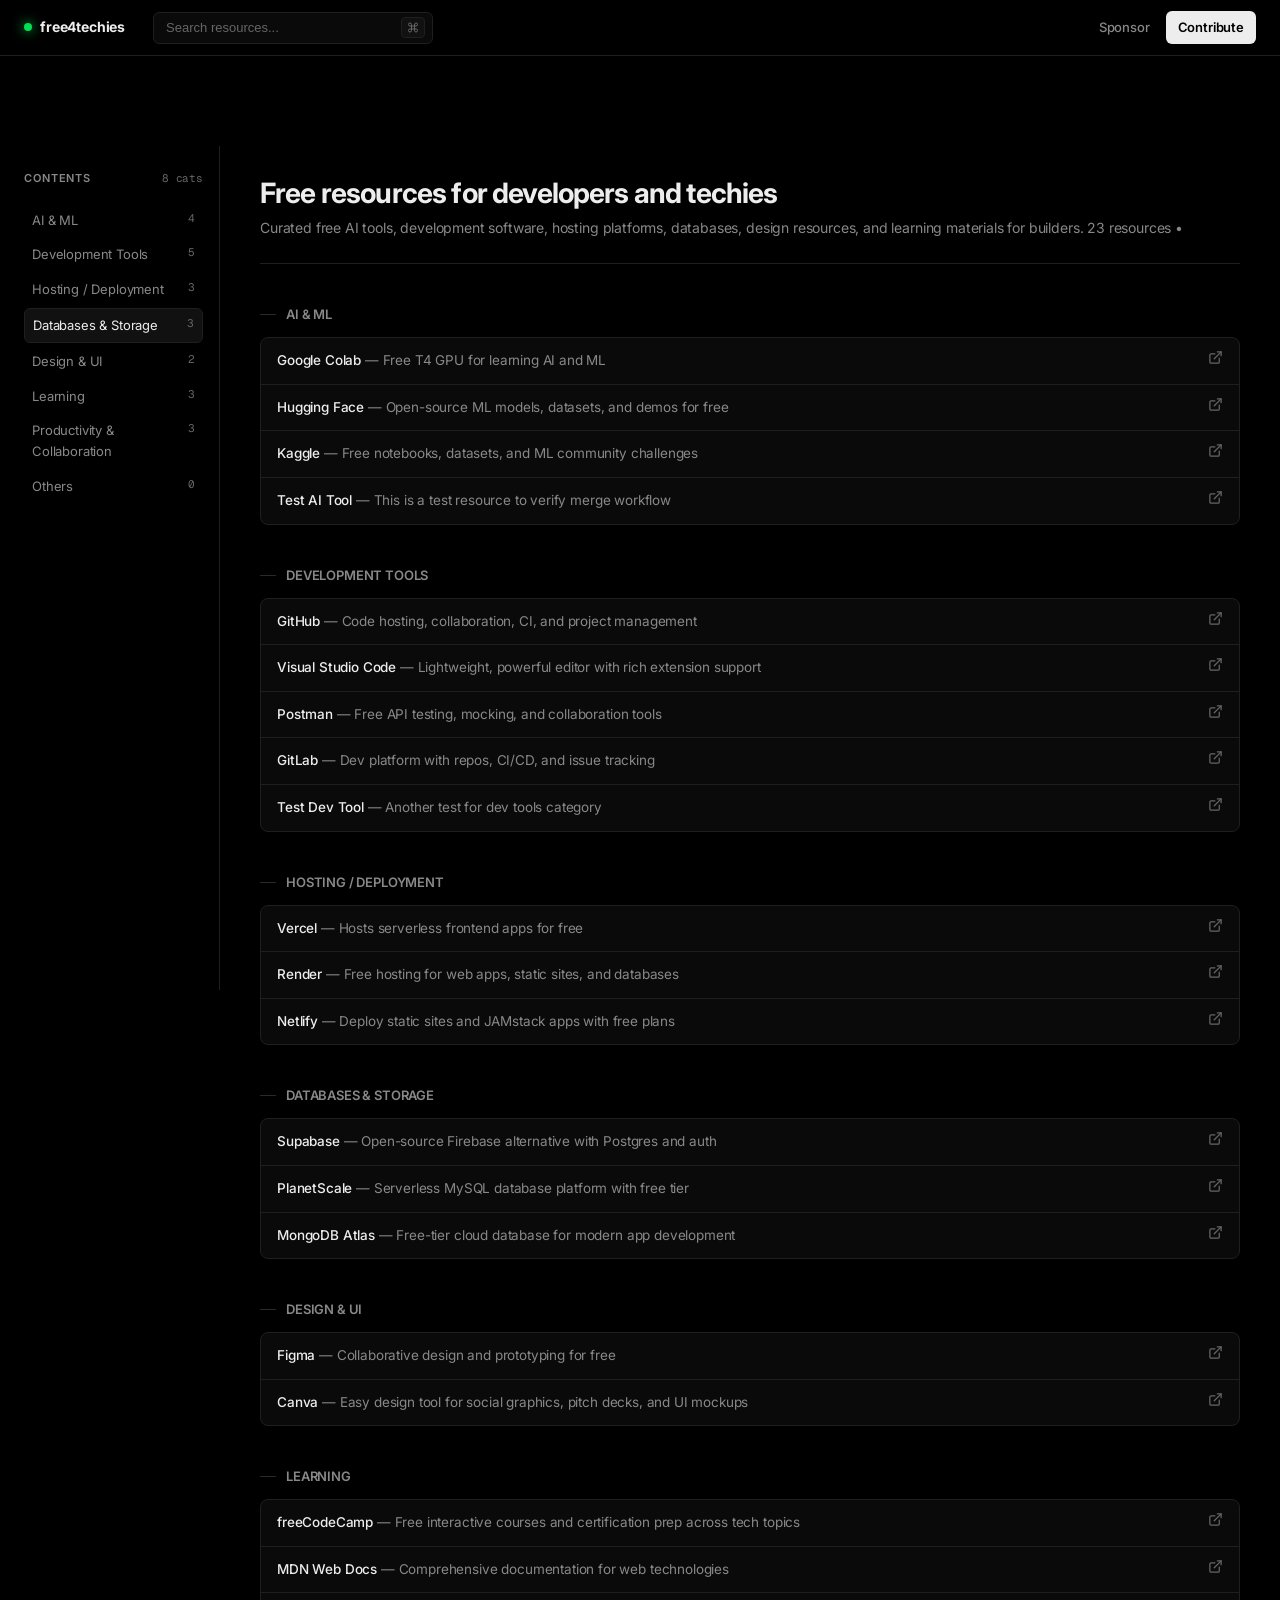
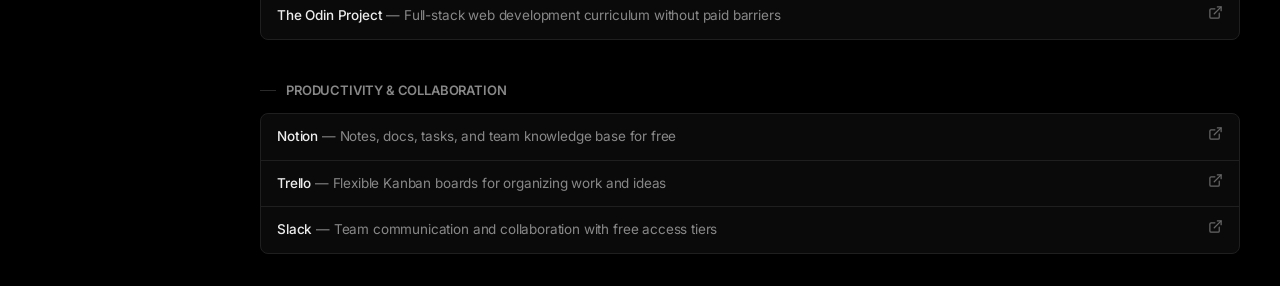
<file: index.html>
<!DOCTYPE html>
<html lang="en">

<head>
  <meta charset="UTF-8">
  <meta name="viewport" content="width=device-width, initial-scale=1.0">
  <title>free4techies | Free developer tools, AI tools, hosting, and learning resources by Prince Sibanda</title>
  <meta name="description" content="Discover free developer tools, AI resources, hosting platforms, databases, design tools, and learning resources curated by Prince Sibanda at free4techies." />
  <meta name="keywords" content="free developer tools, free coding tools, free AI tools, free hosting, free database, free design tools, free learning resources, developer resources, tech resources" />
  <meta name="robots" content="index, follow" />
  <meta name="author" content="Prince Sibanda" />
  <meta name="theme-color" content="#0f172a" />
  <link rel="canonical" href="https://free4techies.vercel.app/" />
  <link rel="preconnect" href="https://fonts.googleapis.com">
  <link href="https://fonts.googleapis.com/css2?family=Inter:wght@400;500;600;700&family=Geist+Mono:wght@400;500&display=swap" rel="stylesheet">
  <script async src="https://pagead2.googlesyndication.com/pagead/js/adsbygoogle.js?client=ca-pub-6983412069407666"
     crossorigin="anonymous"></script>
  <link rel="stylesheet" href="css/main.css">

  <meta property="og:type" content="website" />
  <meta property="og:site_name" content="free4techies" />
  <meta property="og:title" content="free4techies | Free developer tools, AI tools, hosting, and learning resources" />
  <meta property="og:description" content="Discover free developer tools, AI resources, hosting platforms, databases, design tools, and learning resources curated by Prince Sibanda." />
  <meta property="og:url" content="https://free4techies.vercel.app/" />
  <meta property="og:image" content="https://files.catbox.moe/ev289p.png" />
  <meta property="og:image:alt" content="free4techies banner by Prince Sibanda" />

  <meta name="twitter:card" content="summary_large_image" />
  <meta name="twitter:site" content="@PrinceSibs" />
  <meta name="twitter:title" content="free4techies | Free developer tools, AI tools, hosting, and learning resources" />
  <meta name="twitter:description" content="Discover free developer tools, AI resources, hosting platforms, databases, design tools, and learning resources curated by Prince Sibanda." />
  <meta name="twitter:image" content="https://files.catbox.moe/ev289p.png" />

  <script type="application/ld+json">
    {
      "@context": "https://schema.org",
      "@type": "WebSite",
      "name": "free4techies",
      "alternateName": "Free4Techies",
      "url": "https://free4techies.vercel.app/",
      "description": "A curated directory of free developer tools, AI resources, hosting platforms, databases, learning materials, and design tools for creators and developers.",
      "image": "https://files.catbox.moe/ev289p.png",
      "author": {
        "@type": "Person",
        "name": "Prince Sibanda"
      },
      "publisher": {
        "@type": "Person",
        "name": "Prince Sibanda"
      }
    }
  </script>
</head>

<body>
  <header>
    <div class="header-left">
      <a href="/" class="logo"><span class="logo-dot"></span> free4techies</a>
      <div class="search-wrap">
        <input id="search" placeholder="Search resources..." autocomplete="off" />
        <span class="search-kbd"><svg xmlns="http://www.w3.org/2000/svg" width="12" height="15" viewBox="0 0 24 24"
            fill="none" stroke="currentColor" stroke-width="2" stroke-linecap="round" stroke-linejoin="round">
            <path d="M15 6v12a3 3 0 1 0 3-3H6a3 3 0 1 0 3 3V6a3 3 0 1 0-3 3h12a3 3 0 1 0-3-3" />
          </svg></span>
      </div>
    </div>
    <div class="header-right">
      <a class="nav-link" href="/sponsor">Sponsor</a>
      <a class="nav-link nav-link--primary" rel="noopener" target="_blank"
        href="https://github.com/Prince-Sibs/free4techies">Contribute</a>
    </div>
  </header>

  <div class="ads-container">
    <ins class="adsbygoogle"
      style="display:block; width:100%; max-width:1200px; margin:0 auto; min-height:90px;"
      data-ad-client="ca-pub-6983412069407666"
      data-ad-slot="0000000000"
      data-ad-format="auto"
      data-full-width-responsive="true"></ins>
    <script>
      (adsbygoogle = window.adsbygoogle || []).push({});
    </script>
  </div>

  <main>
    <div id="table-of-content">
      <div class="toc-head">
        <h2>Contents</h2>
        <span id="toc-count"></span>
      </div>
      <ol id="table-of-content--main"></ol>
    </div>
    <div id="main-content">
      <div class="hero">
        <h1>Free resources for developers and techies</h1>
        <p>Curated free AI tools, development software, hosting platforms, databases, design resources, and learning materials for builders. <span id="total-count"></span></p>
      </div>
      <div id="resources"></div>
    </div>
  </main>
  <script src="js/main.js" type="module"></script>
</body>

</html>
</file>
<file: css/main.css>
* {
  margin: 0;
  padding: 0;
  box-sizing: border-box;
}

html {
  scroll-behavior: smooth;
}

body {
  font-family: "Inter", system-ui, sans-serif;
  background: #000000;
  color: #ededed;
  -webkit-font-smoothing: antialiased;
  letter-spacing: -0.01em;
  line-height: 1.6;
}

a {
  text-decoration: none;
  color: inherit;
}

header {
  height: 56px;
  display: flex;
  justify-content: space-between;
  align-items: center;
  padding: 0 24px;
  border-bottom: 1px solid #1f1f1f;
  position: sticky;
  top: 0;
  z-index: 20;
  background: rgba(0, 0, 0, 0.8);
  backdrop-filter: blur(16px);
}
header .header-left {
  display: flex;
  align-items: center;
  gap: 28px;
}
header .logo {
  font-weight: 700;
  font-size: 14px;
  display: flex;
  align-items: center;
  gap: 8px;
}
header .logo .logo-dot {
  width: 8px;
  height: 8px;
  background: #00E054;
  border-radius: 50%;
  box-shadow: 0 0 12px #00E054;
}
header .search-wrap {
  position: relative;
  display: flex;
  align-items: center;
}
header .search-wrap input {
  width: 280px;
  height: 32px;
  background: #0a0a0a;
  border: 1px solid #1f1f1f;
  border-radius: 6px;
  padding: 0 32px 0 12px;
  color: #ededed;
  font-size: 13px;
  outline: none;
}
header .search-wrap input:focus {
  border-color: #2a2a2a;
  background: #111111;
}
header .search-wrap input::-moz-placeholder {
  color: #666;
}
header .search-wrap input::placeholder {
  color: #666;
}
header .search-wrap .search-kbd {
  position: absolute;
  right: 8px;
  font-family: "Geist Mono", ui-monospace, monospace;
  font-size: 10px;
  color: #666;
  border: 1px solid #1f1f1f;
  border-radius: 4px;
  padding: 2px 5px;
  background: #111111;
  display: flex;
  justify-items: center;
  justify-content: center;
}
@media (max-width: 550px) {
  header .search-wrap {
    display: none;
  }
}
header .header-right {
  display: flex;
  gap: 16px;
  align-items: center;
}
header .nav-link {
  font-size: 13px;
  color: #888;
  font-weight: 500;
}
header .nav-link:hover {
  color: #ededed;
}
header .nav-link--primary {
  background: #ededed;
  color: #000;
  padding: 6px 12px;
  border-radius: 6px;
  font-weight: 600;
}
header .nav-link--primary:hover {
  background: #fff;
}
@media (max-width: 900px) {
  header {
    padding: 0 16px;
  }
  header .search-wrap input {
    width: 160px;
  }
}

#table-of-content {
  width: 220px;
  min-width: 220px;
  padding: 24px 16px 24px 24px;
  position: sticky;
  top: 56px;
  height: calc(100vh - 56px);
  overflow-y: auto;
  border-right: 1px solid #1f1f1f;
}
#table-of-content .toc-head {
  display: flex;
  justify-content: space-between;
  margin-bottom: 16px;
}
#table-of-content .toc-head h2 {
  font-size: 11px;
  text-transform: uppercase;
  letter-spacing: 0.08em;
  color: #888;
  font-weight: 600;
}
#table-of-content .toc-head #toc-count {
  font-family: "Geist Mono", ui-monospace, monospace;
  font-size: 11px;
  color: #666;
}
#table-of-content ol {
  list-style: none;
}
#table-of-content li {
  margin-bottom: 2px;
}
#table-of-content a {
  display: flex;
  justify-content: space-between;
  padding: 6px 8px;
  border-radius: 6px;
  color: #888;
  font-size: 13px;
}
#table-of-content a:hover {
  background: #0a0a0a;
  color: #ededed;
}
#table-of-content a.active {
  background: #111111;
  color: #ededed;
  border: 1px solid #1f1f1f;
}
#table-of-content a .toc-num {
  font-family: "Geist Mono", ui-monospace, monospace;
  font-size: 11px;
  color: #666;
}
@media (max-width: 900px) {
  #table-of-content {
    display: none;
  }
}

#main-content {
  flex: 1;
  padding: 32px 40px;
  min-width: 0;
}
#main-content .hero {
  margin-bottom: 32px;
  padding-bottom: 24px;
  border-bottom: 1px solid #1f1f1f;
}
#main-content .hero h1 {
  font-size: 28px;
  font-weight: 700;
  letter-spacing: -0.03em;
  line-height: 1.1;
  margin-bottom: 8px;
}
#main-content .hero p {
  font-size: 14px;
  color: #888;
}
#main-content h3 {
  font-size: 13px;
  font-weight: 600;
  text-transform: uppercase;
  color: #888;
  margin: 40px 0 12px;
  display: flex;
  align-items: center;
  gap: 10px;
}
#main-content h3::before {
  content: "";
  width: 16px;
  height: 1px;
  background: #2a2a2a;
}
#main-content h3 .copy-btn {
  margin-left: 8px;
  opacity: 0;
  transition: 0.15s;
  border: 1px solid #1f1f1f;
  background: #111111;
  border-radius: 5px;
  padding: 2px 6px;
  font-size: 11px;
  font-family: "Geist Mono", ui-monospace, monospace;
  color: #888;
  cursor: pointer;
}
#main-content h3:hover .copy-btn {
  opacity: 1;
}
#main-content ul {
  list-style: none;
  border: 1px solid #1f1f1f;
  border-radius: 8px;
  overflow: hidden;
  background: #0a0a0a;
}
#main-content li {
  display: flex;
  justify-content: space-between;
  gap: 12px;
  padding: 12px 16px;
  font-size: 13.5px;
  border-bottom: 1px solid #1f1f1f;
}
#main-content li:last-child {
  border-bottom: none;
}
#main-content li:hover {
  background: #111111;
}
#main-content li a {
  color: #ededed;
  font-weight: 500;
}
#main-content li a:hover {
  color: #00E054;
  text-decoration: underline;
  text-underline-offset: 3px;
}
#main-content li .desc {
  color: #888;
}
#main-content li .ext {
  color: #666;
  font-size: 12px;
}
@media (max-width: 900px) {
  #main-content {
    padding: 20px 16px;
  }
  #main-content .hero h1 {
    font-size: 22px;
  }
}

.ads-card {
  max-width: 1200px;
  margin: 16px auto;
  padding: 12px;
  border: 1px dashed #1f1f1f;
  border-radius: 8px;
  background: #0a0a0a;
  text-align: center;
  color: #666;
  font-size: 12px;
  font-family: "Geist Mono", ui-monospace, monospace;
}
.ads-card span {
  border: 1px solid #1f1f1f;
  padding: 1px 6px;
  border-radius: 4px;
  margin-right: 8px;
  font-size: 10px;
}

.sponsor-page {
  max-width: 640px;
  margin: 60px auto;
  padding: 0 20px;
}
.sponsor-page h1 {
  font-size: 32px;
  letter-spacing: -0.04em;
  margin-bottom: 12px;
}
.sponsor-page p {
  color: #888;
  font-size: 15px;
  margin-bottom: 24px;
  line-height: 1.6;
}
.sponsor-page .sponsor-card {
  background: #0a0a0a;
  border: 1px solid #1f1f1f;
  border-radius: 12px;
  padding: 24px;
  margin-top: 24px;
}
.sponsor-page .sponsor-card h2 {
  font-size: 14px;
  margin-bottom: 16px;
  text-transform: uppercase;
  letter-spacing: 0.05em;
  color: #888;
}
.sponsor-page .sponsor-card .tier {
  display: flex;
  justify-content: space-between;
  align-items: center;
  padding: 12px;
  border: 1px solid #1f1f1f;
  border-radius: 8px;
  margin-bottom: 10px;
}
.sponsor-page .sponsor-card .tier:hover {
  border-color: #2a2a2a;
  background: #111111;
}
.sponsor-page .sponsor-card .tier b {
  font-size: 14px;
}
.sponsor-page .sponsor-card .tier a {
  background: #00E054;
  color: #000;
  padding: 6px 14px;
  border-radius: 6px;
  font-weight: 600;
  font-size: 13px;
}
.sponsor-page .sponsor-card .tier a:hover {
  background: #00c94b;
}

main {
  display: flex;
}/*# sourceMappingURL=main.css.map */
</file>
